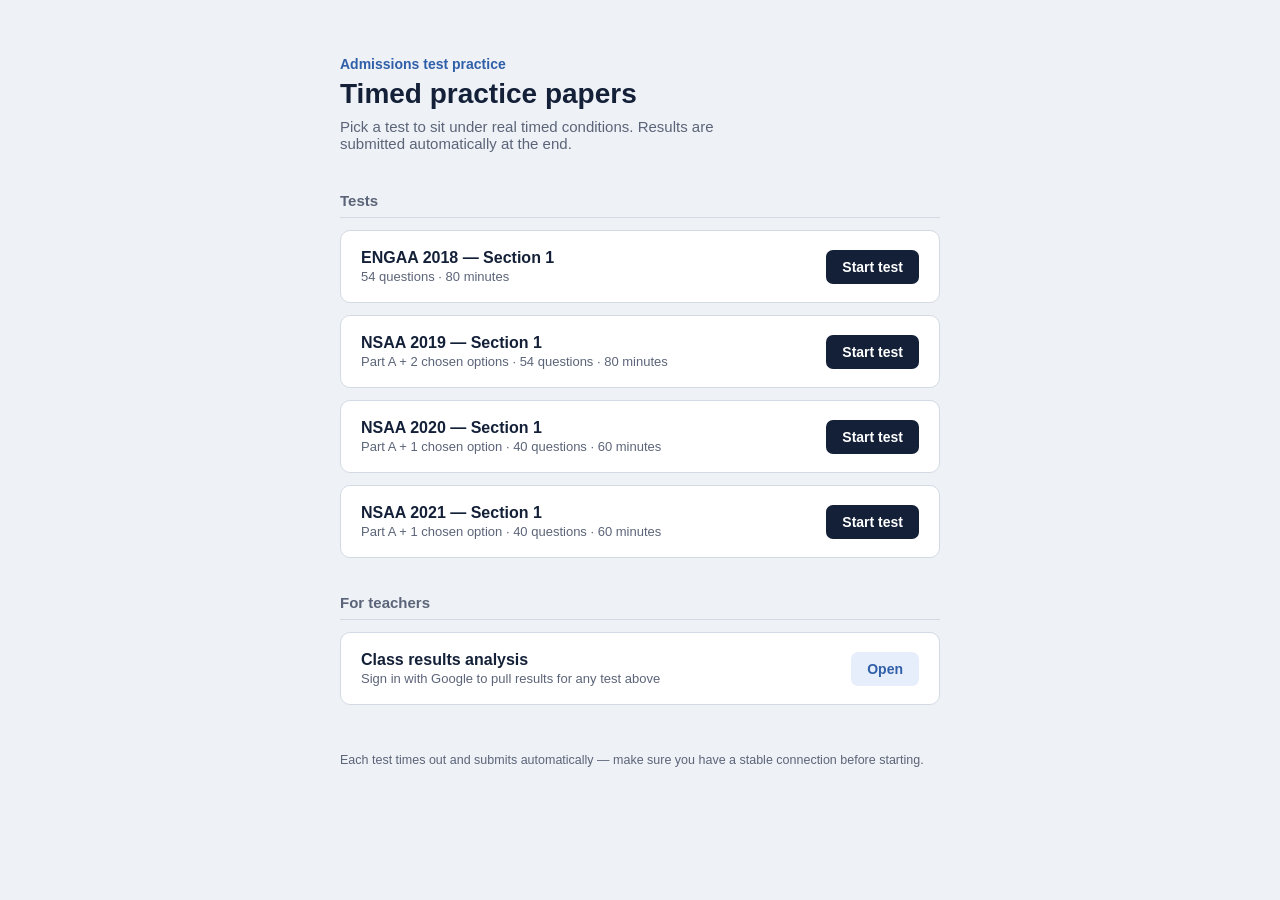
<file: index.html>
<!DOCTYPE html>
<html lang="en">
<head>
<meta charset="UTF-8">
<meta name="viewport" content="width=device-width, initial-scale=1.0">
<title>Admissions Test Practice</title>
<style>
  :root{
    --navy:#132038;
    --paper:#eef1f6;
    --card:#ffffff;
    --line:#d4dae4;
    --ink:#1a2233;
    --ink-soft:#5b6478;
    --accent:#2f5fa8;
    --accent-soft:#e7eefb;
  }
  *{box-sizing:border-box;}
  body{
    margin:0;
    font-family:-apple-system, BlinkMacSystemFont, "Segoe UI", Roboto, sans-serif;
    background:var(--paper);
    color:var(--ink);
  }
  .wrap{
    max-width:640px;
    margin:0 auto;
    padding:56px 20px 80px;
  }
  header{
    margin-bottom:40px;
  }
  header .eyebrow{
    color:var(--accent);
    font-weight:600;
    font-size:14px;
    margin-bottom:6px;
  }
  h1{
    font-size:28px;
    margin:0 0 8px;
    color:var(--navy);
  }
  header p{
    color:var(--ink-soft);
    font-size:15px;
    margin:0;
    max-width:46ch;
  }
  h2{
    font-size:15px;
    text-transform:none;
    color:var(--ink-soft);
    font-weight:600;
    margin:36px 0 12px;
    padding-bottom:8px;
    border-bottom:1px solid var(--line);
  }
  .test-card{
    display:flex;
    justify-content:space-between;
    align-items:center;
    gap:16px;
    background:var(--card);
    border:1px solid var(--line);
    border-radius:10px;
    padding:18px 20px;
    margin-bottom:12px;
  }
  .test-card .info{flex:1;}
  .test-card .name{
    font-weight:600;
    font-size:16px;
    color:var(--navy);
    margin-bottom:2px;
  }
  .test-card .meta{
    font-size:13px;
    color:var(--ink-soft);
  }
  .test-card a{
    flex-shrink:0;
    text-decoration:none;
    font-size:14px;
    font-weight:600;
    padding:9px 16px;
    border-radius:7px;
  }
  .test-card a.primary{
    background:var(--navy);
    color:#fff;
  }
  .test-card a.secondary{
    color:var(--accent);
    background:var(--accent-soft);
  }
  .links-row{
    display:flex;
    gap:10px;
  }
  footer{
    margin-top:48px;
    font-size:12.5px;
    color:var(--ink-soft);
  }
</style>
</head>
<body>
<div class="wrap">

  <header>
    <div class="eyebrow">Admissions test practice</div>
    <h1>Timed practice papers</h1>
    <p>Pick a test to sit under real timed conditions. Results are submitted automatically at the end.</p>
  </header>

  <h2>Tests</h2>

  <!--
    Add a new test here as you build one:
    <div class="test-card">
      <div class="info">
        <div class="name">TEST NAME</div>
        <div class="meta">N questions · N minutes</div>
      </div>
      <div class="links-row">
        <a class="primary" href="tests/TEST-ID/quiz.html">Start test</a>
      </div>
    </div>
  -->
  <div class="test-card">
    <div class="info">
      <div class="name">ENGAA 2018 — Section 1</div>
      <div class="meta">54 questions · 80 minutes</div>
    </div>
    <div class="links-row">
      <a class="primary" href="tests/engaa-2018-s1/quiz.html">Start test</a>
    </div>
  </div>

  <div class="test-card">
    <div class="info">
      <div class="name">NSAA 2019 — Section 1</div>
      <div class="meta">Part A + 2 chosen options · 54 questions · 80 minutes</div>
    </div>
    <div class="links-row">
      <a class="primary" href="tests/nsaa-2019-s1/quiz.html">Start test</a>
    </div>
  </div>

  <div class="test-card">
    <div class="info">
      <div class="name">NSAA 2020 — Section 1</div>
      <div class="meta">Part A + 1 chosen option · 40 questions · 60 minutes</div>
    </div>
    <div class="links-row">
      <a class="primary" href="tests/nsaa-2020-s1/quiz.html">Start test</a>
    </div>
  </div>

  <div class="test-card">
    <div class="info">
      <div class="name">NSAA 2021 — Section 1</div>
      <div class="meta">Part A + 1 chosen option · 40 questions · 60 minutes</div>
    </div>
    <div class="links-row">
      <a class="primary" href="tests/nsaa-2021-s1/quiz.html">Start test</a>
    </div>
  </div>

  <h2>For teachers</h2>
  <div class="test-card">
    <div class="info">
      <div class="name">Class results analysis</div>
      <div class="meta">Sign in with Google to pull results for any test above</div>
    </div>
    <div class="links-row">
      <a class="secondary" href="analysis.html">Open</a>
    </div>
  </div>

  <footer>Each test times out and submits automatically — make sure you have a stable connection before starting.</footer>

</div>
</body>
</html>
</file>
